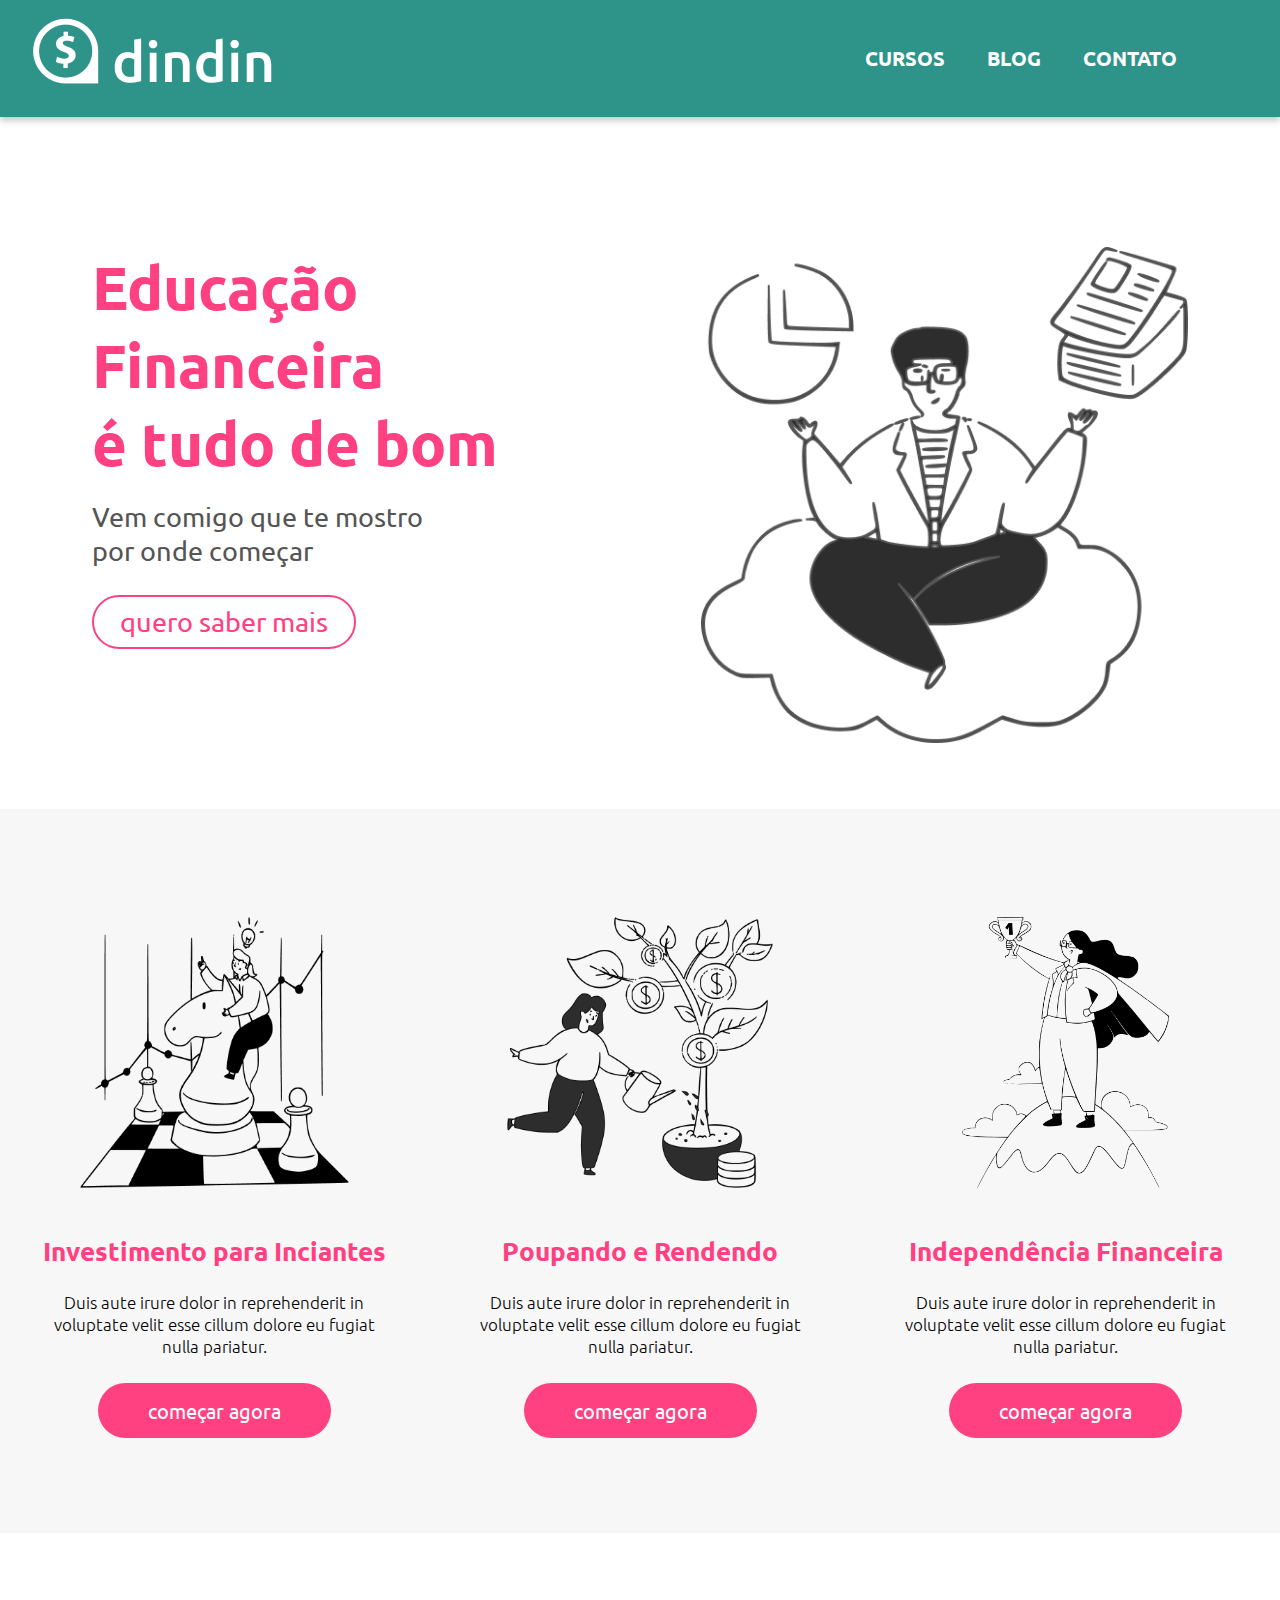
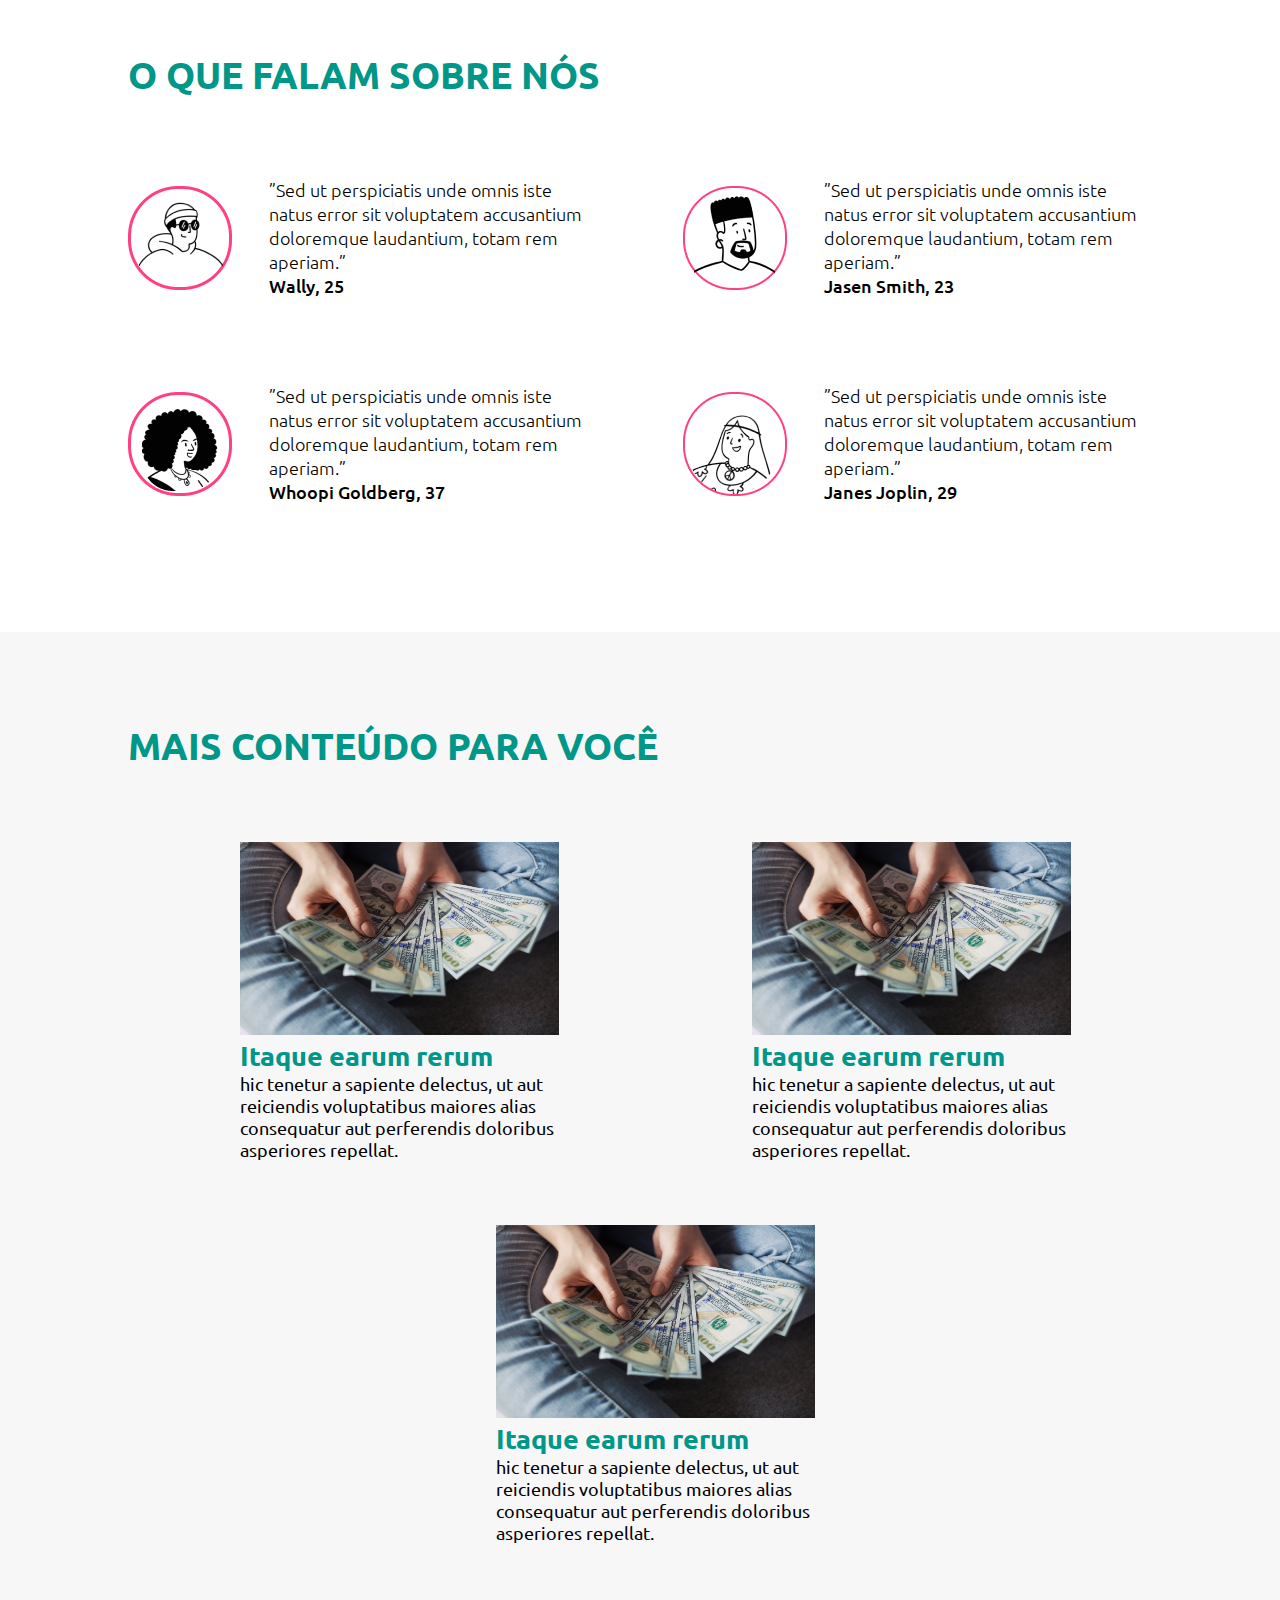
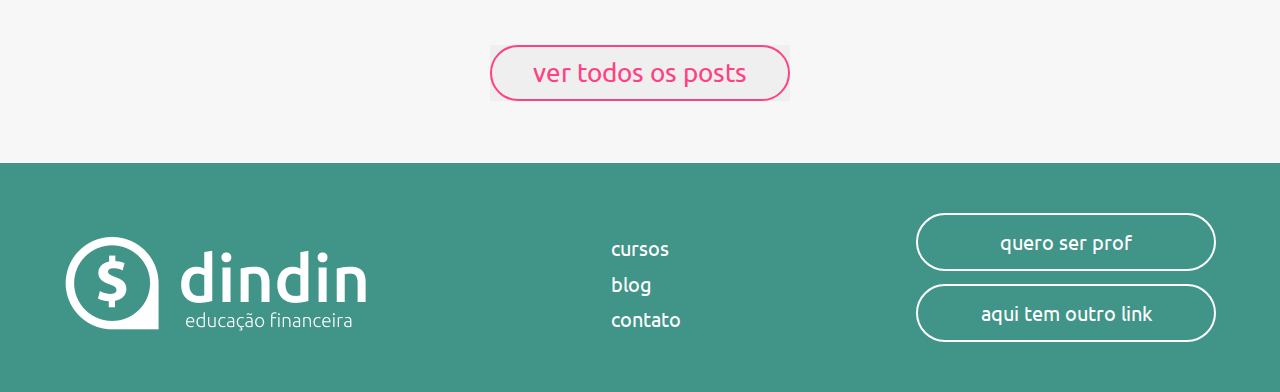
<file: index.html>
<!DOCTYPE html>
<html lang="pt-br">
  <head>
    <meta charset="UTF-8" />
    <meta http-equiv="X-UA-Compatible" content="IE=edge" />
    <meta name="viewport" content="width=device-width, initial-scale=1.0" />
    <link rel="stylesheet" href="styles/index.css">
    <link rel="stylesheet" href="styles/header-footer.css">
    <link rel="preconnect" href="https://fonts.googleapis.com">
    <link rel="preconnect" href="https://fonts.gstatic.com" crossorigin>
    <link href="https://fonts.googleapis.com/css2?family=Ubuntu:wght@300;400;500;700&display=swap" rel="stylesheet">
    <title>dindin</title>
  </head>
  <body>
    <header>
      <a href="index.html"><img src="img/logo-header.png" alt="logo"></a>
      <nav>
        <ul>
          <li><a href="cursos.html">CURSOS</a></li>
          <li><a href="blog.html">BLOG</a></li>
          <li><a href="contato.html">CONTATO</a></li>
        </ul>
      </nav>
    </header>

    <main>

      <section id="banner">
        <div>
          <h1>Educação Financeira <br> é tudo de bom</h1>
          <p>Vem comigo que te mostro por onde começar</p>
          <a href="#">quero saber mais</a>
        </div>
        <img src="img/ilustra-banner.png" alt="">
      </section>

      <section id="courses">
        <div class="course-card">
          <img src="img/ilustra-poupando.png" alt="">
          <h3>Investimento para Inciantes</h3>
          <p>Duis aute irure dolor in reprehenderit in voluptate velit esse cillum dolore eu fugiat nulla pariatur.</p>
          <a href="curso.html">começar agora</a>
        </div>
        <div class="course-card">
          <img src="img/ilustra-investimento.png" alt="">
          <h3>Poupando e Rendendo</h3>
          <p>Duis aute irure dolor in reprehenderit in voluptate velit esse cillum dolore eu fugiat nulla pariatur.</p>
          <a href="#">começar agora</a>
        </div>
        <div class="course-card">
          <img src="img/ilustra-independencia.png" alt="">
          <h3>Independência Financeira</h3>
          <p>Duis aute irure dolor in reprehenderit in voluptate velit esse cillum dolore eu fugiat nulla pariatur.</p>
          <a href="#">começar agora</a>
        </div>
      </section>

      <section id="testimonials">
        <h2>O QUE FALAM SOBRE NÓS</h2>
        <div class="grid">
          <div class="testimonial-card">
            <img src="img/icon-wally.png" alt="">
            <cite>”Sed ut perspiciatis unde omnis iste natus error sit voluptatem accusantium doloremque laudantium, totam rem aperiam.” 
            <br>
            <span>Wally, 25</span>
            </cite>
          </div>
          <div class="testimonial-card">
            <img src="img/icon-jaden.png" alt="">
            <cite>”Sed ut perspiciatis unde omnis iste natus error sit voluptatem accusantium doloremque laudantium, totam rem aperiam.” 
            <br>
            <span>Jasen Smith, 23</span>
            </cite>
          </div>
          <div class="testimonial-card">
            <img src="img/icon-whoopi.png" alt="">
            <cite>”Sed ut perspiciatis unde omnis iste natus error sit voluptatem accusantium doloremque laudantium, totam rem aperiam.” 
            <br>
            <span>Whoopi Goldberg, 37</span>
            </cite>
          </div>
          <div class="testimonial-card">
            <img src="img/icon-jane.png" alt="">
            <cite>”Sed ut perspiciatis unde omnis iste natus error sit voluptatem accusantium doloremque laudantium, totam rem aperiam.” 
            <br>
            <span>Janes Joplin, 29</span>
            </cite>
          </div>
        </div>
      </section>

      <section id="posts">
        <h2>MAIS CONTEÚDO PARA VOCÊ</h2>
        <div id="post-cards">
          <div class="post-card">
            <img src="img/img-posts.jpeg" style="width: 319px;
            height: 193px;" alt="">
            <h3>Itaque earum rerum</h3>
            <p>hic tenetur a sapiente delectus, ut aut reiciendis voluptatibus maiores alias consequatur aut perferendis doloribus asperiores repellat.</p>
          </div>
          <div class="post-card">
            <img src="img/img-posts.jpeg" style="width: 319px;
            height: 193px;" alt="">
            <h3>Itaque earum rerum</h3>
            <p>hic tenetur a sapiente delectus, ut aut reiciendis voluptatibus maiores alias consequatur aut perferendis doloribus asperiores repellat.</p>
          </div>
          <div class="post-card">
            <img src="img/img-posts.jpeg" style="width: 319px;
            height: 193px;" alt="">
            <h3>Itaque earum rerum</h3>
            <p>hic tenetur a sapiente delectus, ut aut reiciendis voluptatibus maiores alias consequatur aut perferendis doloribus asperiores repellat.</p>
          </div>
        </div>
        <button>
          <a href="blog.html">ver todos os posts</a>
        </button>   
      </section>
    </main>

    <footer>
      <img src="img/logo-footer.png" alt="logo">
      <ul>
        <li><a href="cursos.html">cursos</a></li>
        <li><a href="blog.html">blog</a></li>
        <li><a href="contato.html">contato</a></li>
      </ul>
      <div id="links">
        <button>
          <a href="">quero ser prof</a>
        </button>
        <button>
          <a href="">aqui tem outro link</a>
        </button>
      </div>
    </footer>
  </body>
</html>
</file>
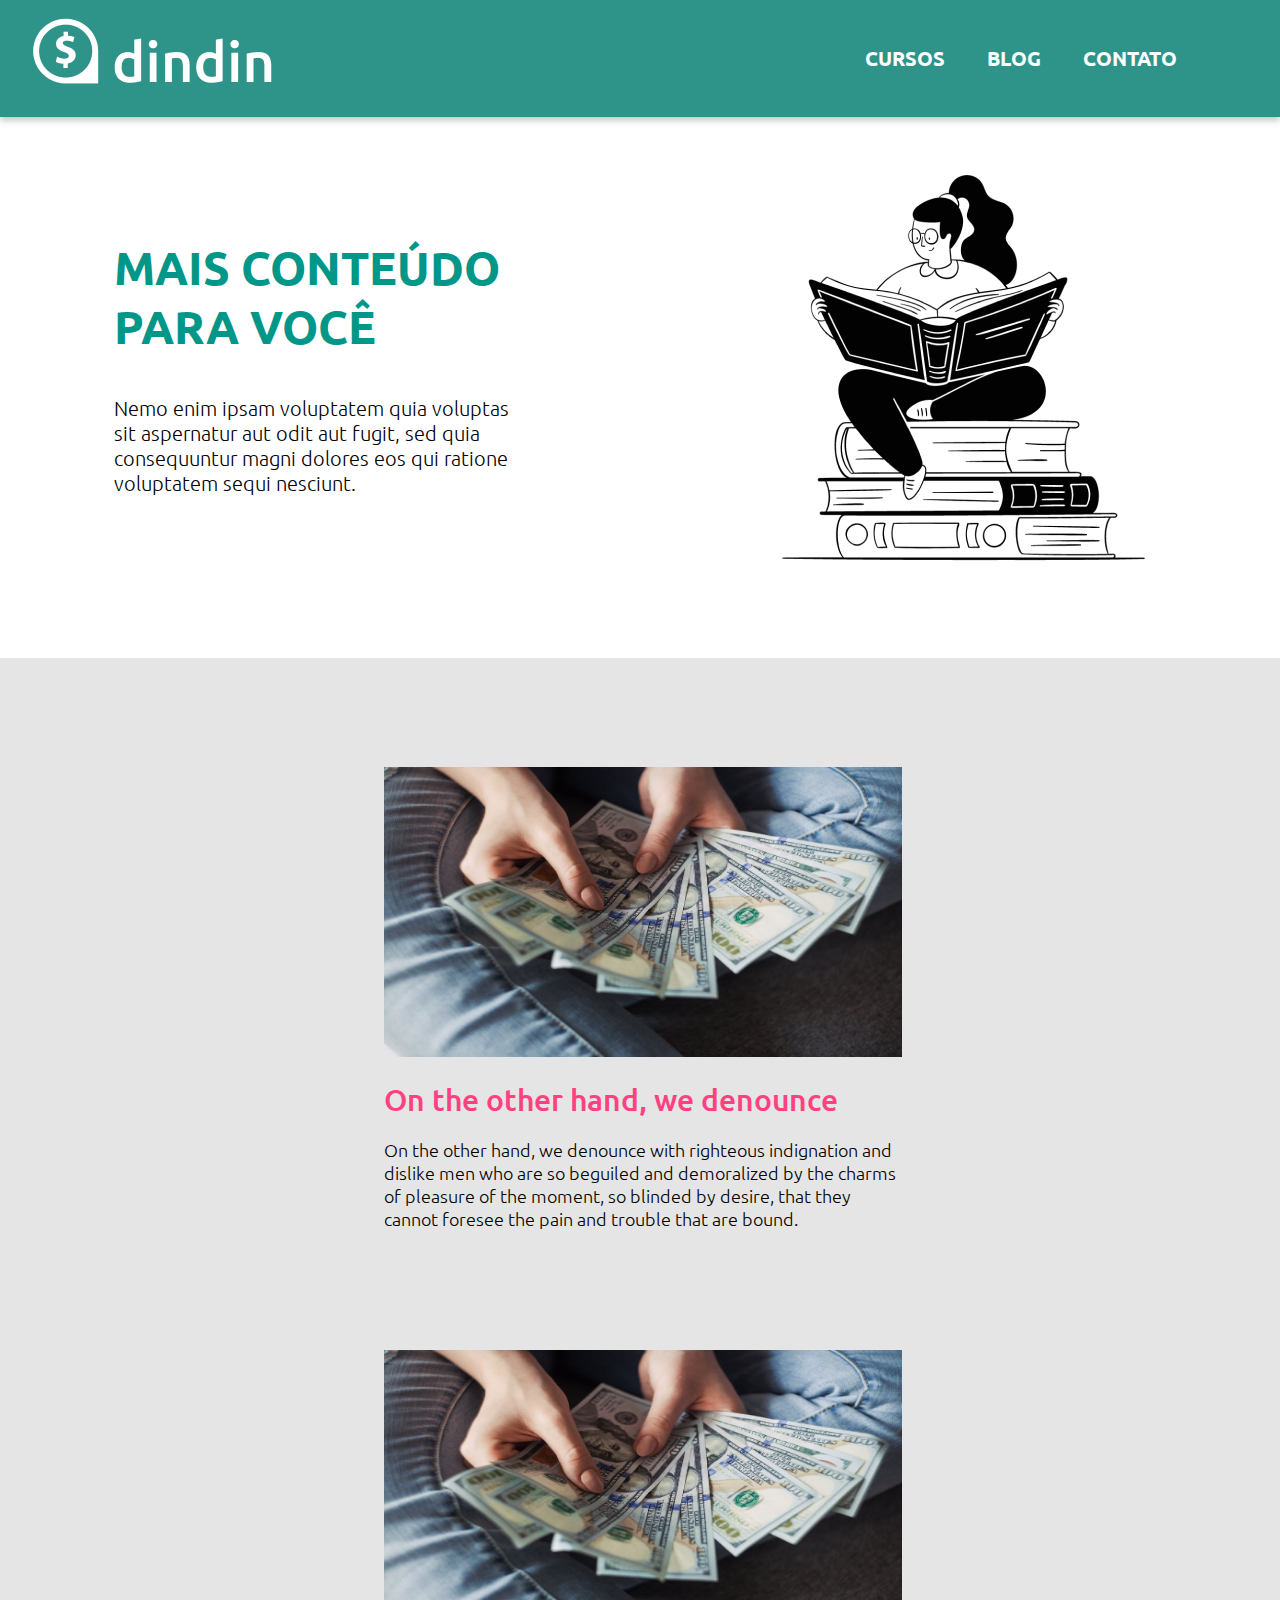
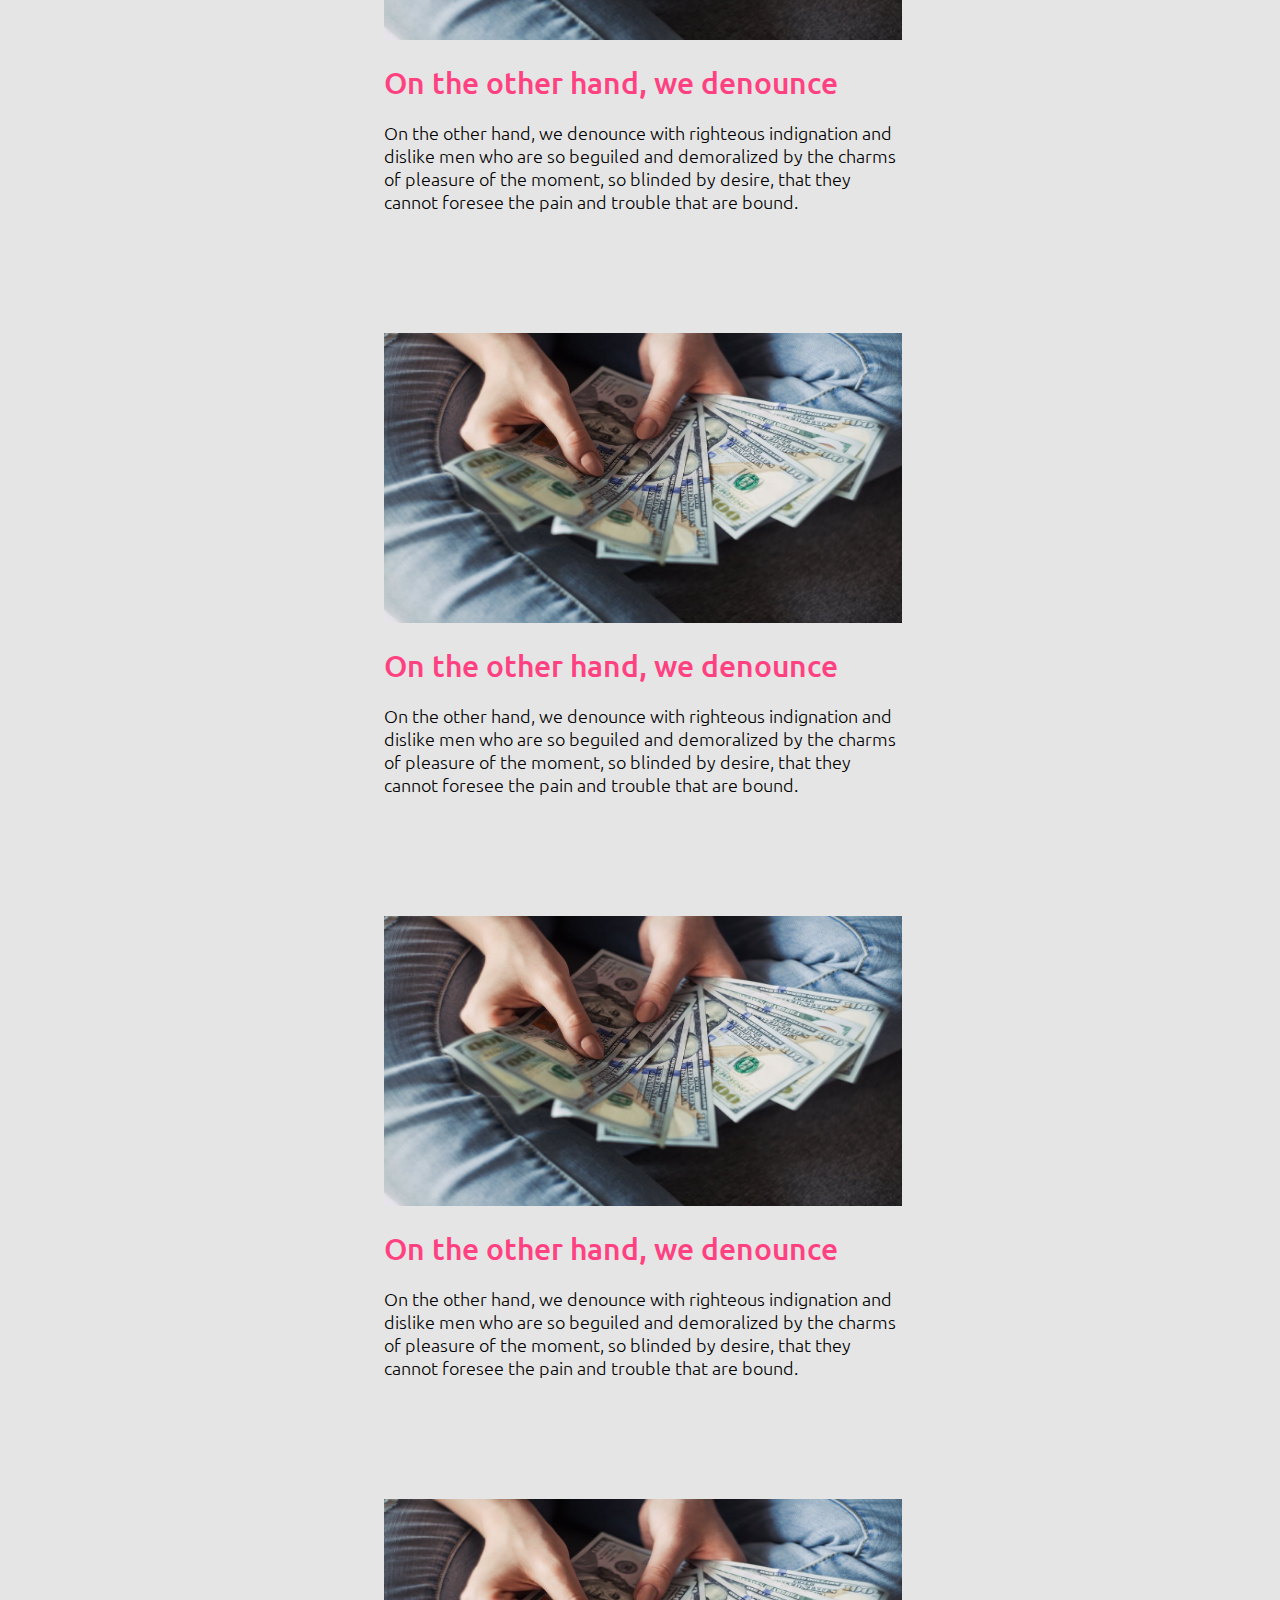
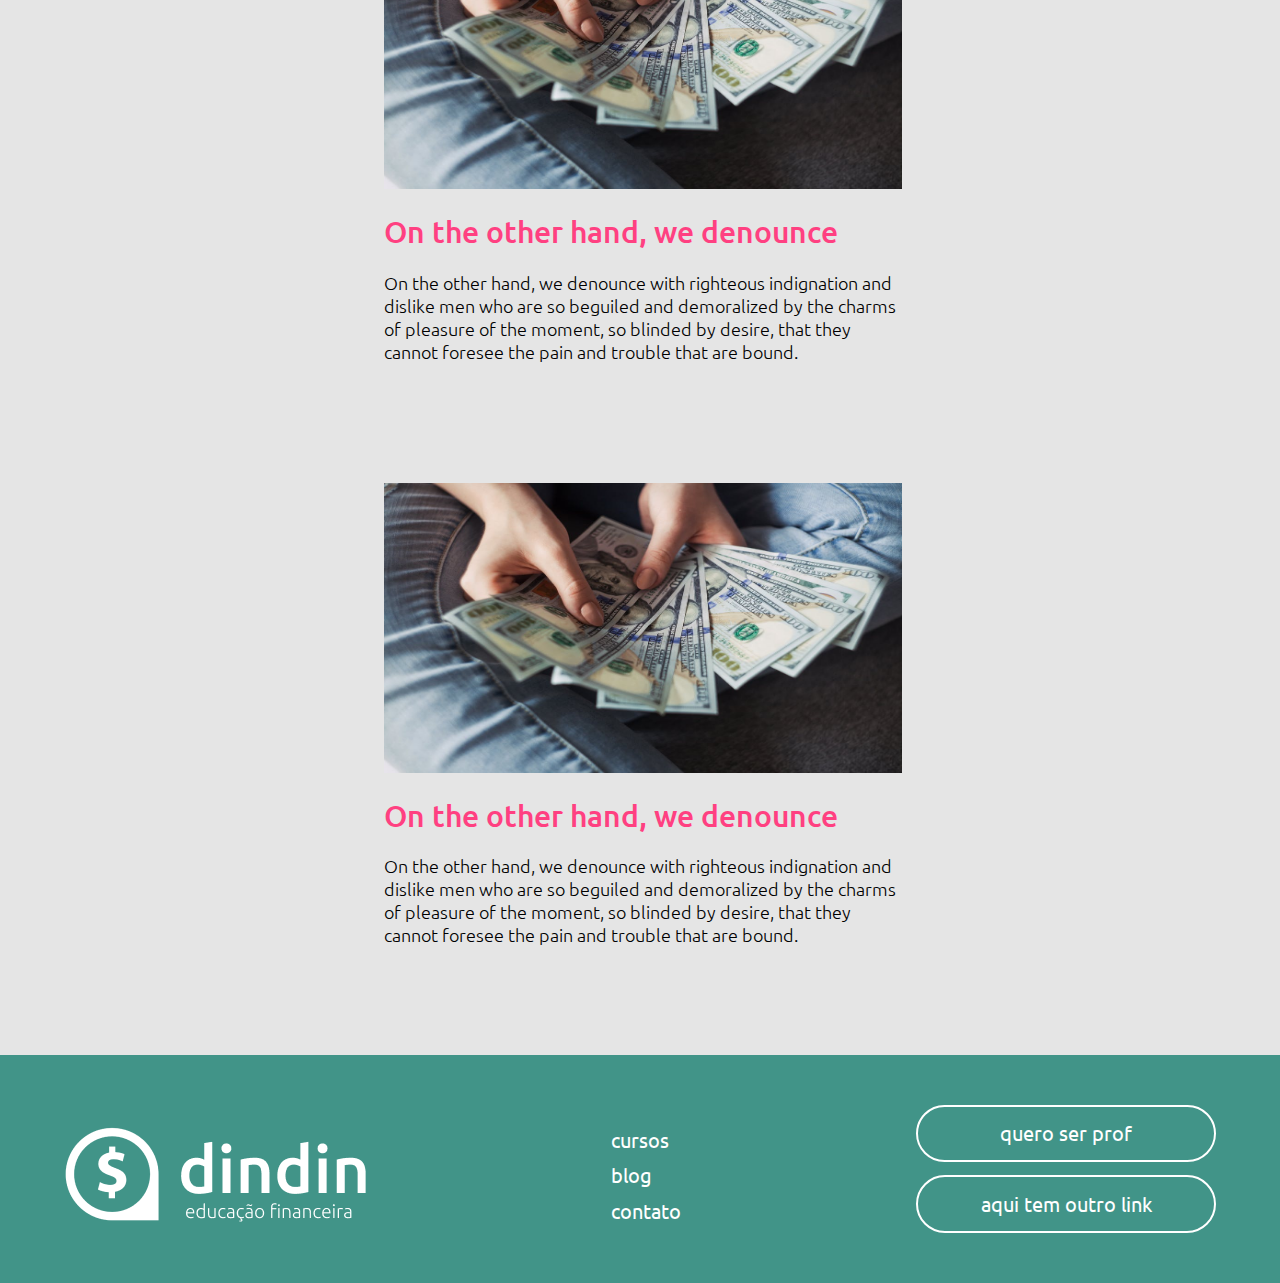
<file: blog.html>
<!DOCTYPE html>
<html lang="pt-br">
  <head>
    <meta charset="UTF-8" />
    <meta http-equiv="X-UA-Compatible" content="IE=edge" />
    <meta name="viewport" content="width=device-width, initial-scale=1.0" />
    <link rel="stylesheet" href="styles/blog.css">
    <link rel="stylesheet" href="styles/header-footer.css">
    <link rel="preconnect" href="https://fonts.googleapis.com">
    <link rel="preconnect" href="https://fonts.gstatic.com" crossorigin>
    <link href="https://fonts.googleapis.com/css2?family=Ubuntu:wght@300;400;500;700&display=swap" rel="stylesheet">
    <title>dindin</title>
  </head>
  <body>
    <header>
      <a href="index.html"><img src="img/logo-header.png" alt="logo"></a>
      <nav>
        <ul>
          <li><a href="cursos.html">CURSOS</a></li>
          <li><a href="blog.html">BLOG</a></li>
          <li><a href="contato.html">CONTATO</a></li>
        </ul>
      </nav>
    </header>

    <main>

      <section id="banner">
        <div>
          <h1>MAIS CONTEÚDO PARA VOCÊ</h1>
          <p>Nemo enim ipsam voluptatem quia voluptas sit aspernatur aut odit aut fugit, sed quia consequuntur magni dolores eos qui ratione voluptatem sequi nesciunt.</p>
        </div>
        <img src="img/ilustra-blog.png" alt="">
      </section>

      <section id="posts-list">
        <div class="post">
          <img src="img/img-posts.jpeg" style="width: 518px; height: 290px;" alt="">
          <h2><a href="post.html">On the other hand, we denounce</a></h2>
          <p>On the other hand, we denounce with righteous indignation and dislike men who are so beguiled and demoralized by the charms of pleasure of the moment, so blinded by desire, that they cannot foresee the pain and trouble that are bound.</p>
        </div>
        <div class="post">
          <img src="img/img-posts.jpeg" style="width: 518px; height: 290px;" alt="">
          <h2><a href="post.html">On the other hand, we denounce</a></h2>
          <p>On the other hand, we denounce with righteous indignation and dislike men who are so beguiled and demoralized by the charms of pleasure of the moment, so blinded by desire, that they cannot foresee the pain and trouble that are bound.</p>
        </div>
        <div class="post">
          <img src="img/img-posts.jpeg" style="width: 518px; height: 290px;" alt="">
          <h2><a href="post.html">On the other hand, we denounce</a></h2>
          <p>On the other hand, we denounce with righteous indignation and dislike men who are so beguiled and demoralized by the charms of pleasure of the moment, so blinded by desire, that they cannot foresee the pain and trouble that are bound.</p>
        </div>
        <div class="post">
          <img src="img/img-posts.jpeg" style="width: 518px; height: 290px;" alt="">
          <h2><a href="post.html">On the other hand, we denounce</a></h2>
          <p>On the other hand, we denounce with righteous indignation and dislike men who are so beguiled and demoralized by the charms of pleasure of the moment, so blinded by desire, that they cannot foresee the pain and trouble that are bound.</p>
        </div>
        <div class="post">
          <img src="img/img-posts.jpeg" style="width: 518px; height: 290px;" alt="">
          <h2><a href="post.html">On the other hand, we denounce</a></h2>
          <p>On the other hand, we denounce with righteous indignation and dislike men who are so beguiled and demoralized by the charms of pleasure of the moment, so blinded by desire, that they cannot foresee the pain and trouble that are bound.</p>
        </div>
        <div class="post">
          <img src="img/img-posts.jpeg" style="width: 518px; height: 290px;" alt="">
          <h2><a href="post.html">On the other hand, we denounce</a></h2>
          <p>On the other hand, we denounce with righteous indignation and dislike men who are so beguiled and demoralized by the charms of pleasure of the moment, so blinded by desire, that they cannot foresee the pain and trouble that are bound.</p>
        </div>
      </section>
    </main>

    <footer>
      <img src="img/logo-footer.png" alt="logo">
      <ul>
        <li><a href="cursos.html">cursos</a></li>
        <li><a href="blog.html">blog</a></li>
        <li><a href="contato.html">contato</a></li>
      </ul>
      <div id="links">
        <button>
          <a href="">quero ser prof</a>
        </button>
        <button>
          <a href="">aqui tem outro link</a>
        </button>
      </div>
    </footer>
  </body>
</html>
</file>
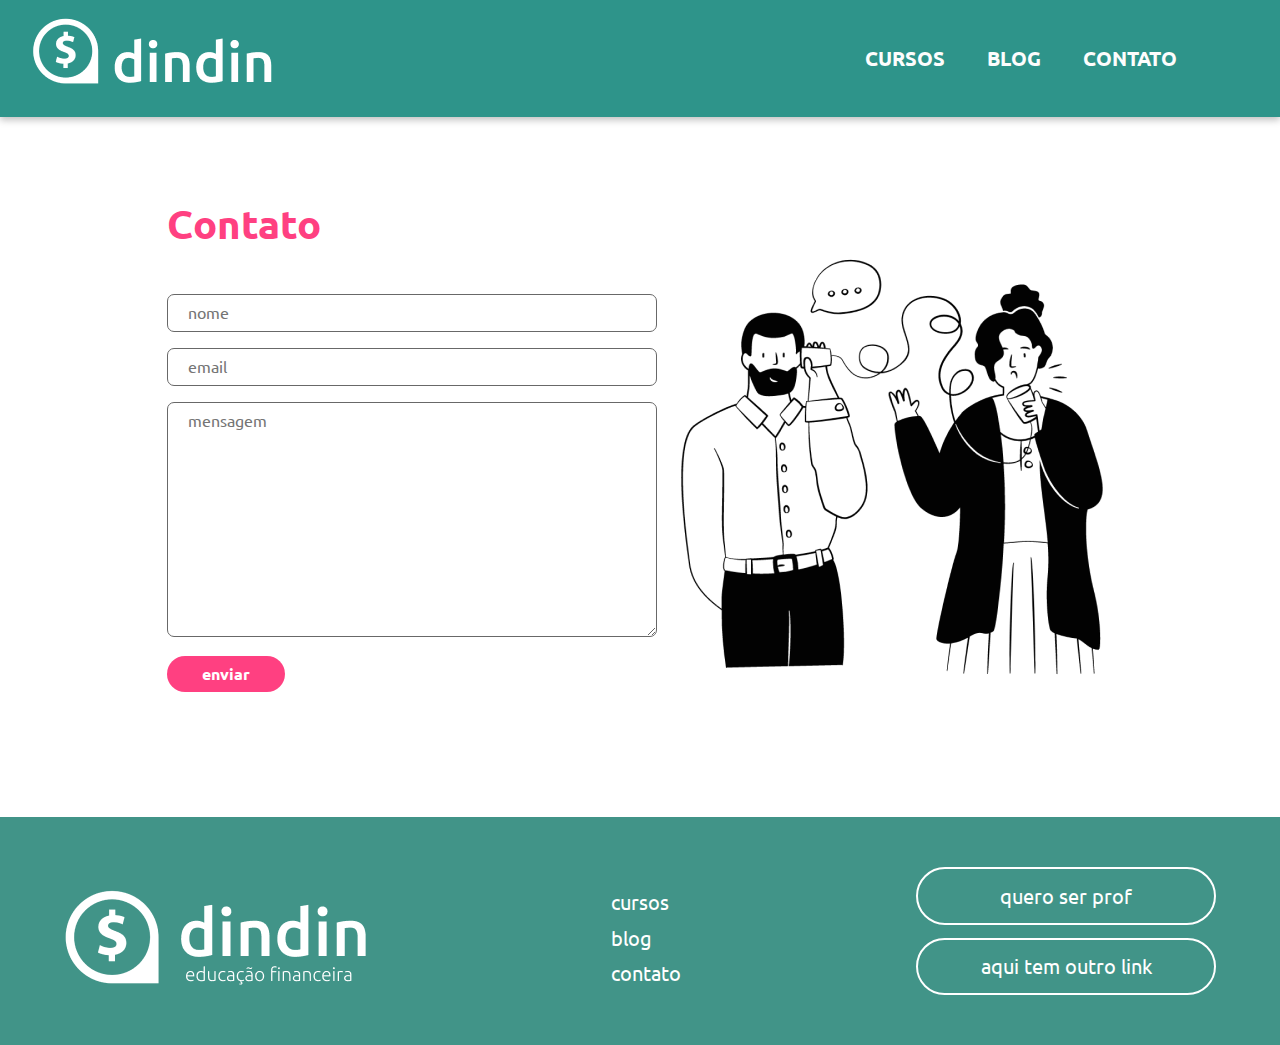
<file: contato.html>
<!DOCTYPE html>
<html lang="pt-br">
  <head>
    <meta charset="UTF-8" />
    <meta http-equiv="X-UA-Compatible" content="IE=edge" />
    <meta name="viewport" content="width=device-width, initial-scale=1.0" />
    <link rel="stylesheet" href="styles/contato.css" />
    <link rel="stylesheet" href="styles/header-footer.css" />
    <link rel="preconnect" href="https://fonts.googleapis.com" />
    <link rel="preconnect" href="https://fonts.gstatic.com" crossorigin />
    <link
      href="https://fonts.googleapis.com/css2?family=Ubuntu:wght@300;400;500;700&display=swap"
      rel="stylesheet"
    />
    <title>dindin</title>
  </head>
  <body>
    <header>
      <a href="index.html"><img src="img/logo-header.png" alt="logo" /></a>
      <nav>
        <ul>
          <li><a href="cursos.html">CURSOS</a></li>
          <li><a href="blog.html">BLOG</a></li>
          <li><a href="contato.html">CONTATO</a></li>
        </ul>
      </nav>
    </header>

    <main>
      <section>
        <form action="">
          <h1>Contato</h1>
          <input
            type="text"
            name="name"
            id="name"
            style="width: 490px"
            placeholder="nome"
          />
          <input
            type="email"
            name="email"
            id="email"
            style="width: 490px"
            placeholder="email"
          />
          <textarea
            name="message"
            id="message"
            style="width: 490px"
            rows="10"
            placeholder="mensagem"
          ></textarea>
          <input type="button" value="enviar" id="btn" />
        </form>
        <img src="img/ilustra-contato.png" alt="" />
      </section>
    </main>

    <footer>
      <img src="img/logo-footer.png" alt="logo" />
      <ul>
        <li><a href="cursos.html">cursos</a></li>
        <li><a href="blog.html">blog</a></li>
        <li><a href="contato.html">contato</a></li>
      </ul>
      <div id="links">
        <button>
          <a href="">quero ser prof</a>
        </button>
        <button>
          <a href="">aqui tem outro link</a>
        </button>
      </div>
    </footer>
  </body>
</html>
</file>
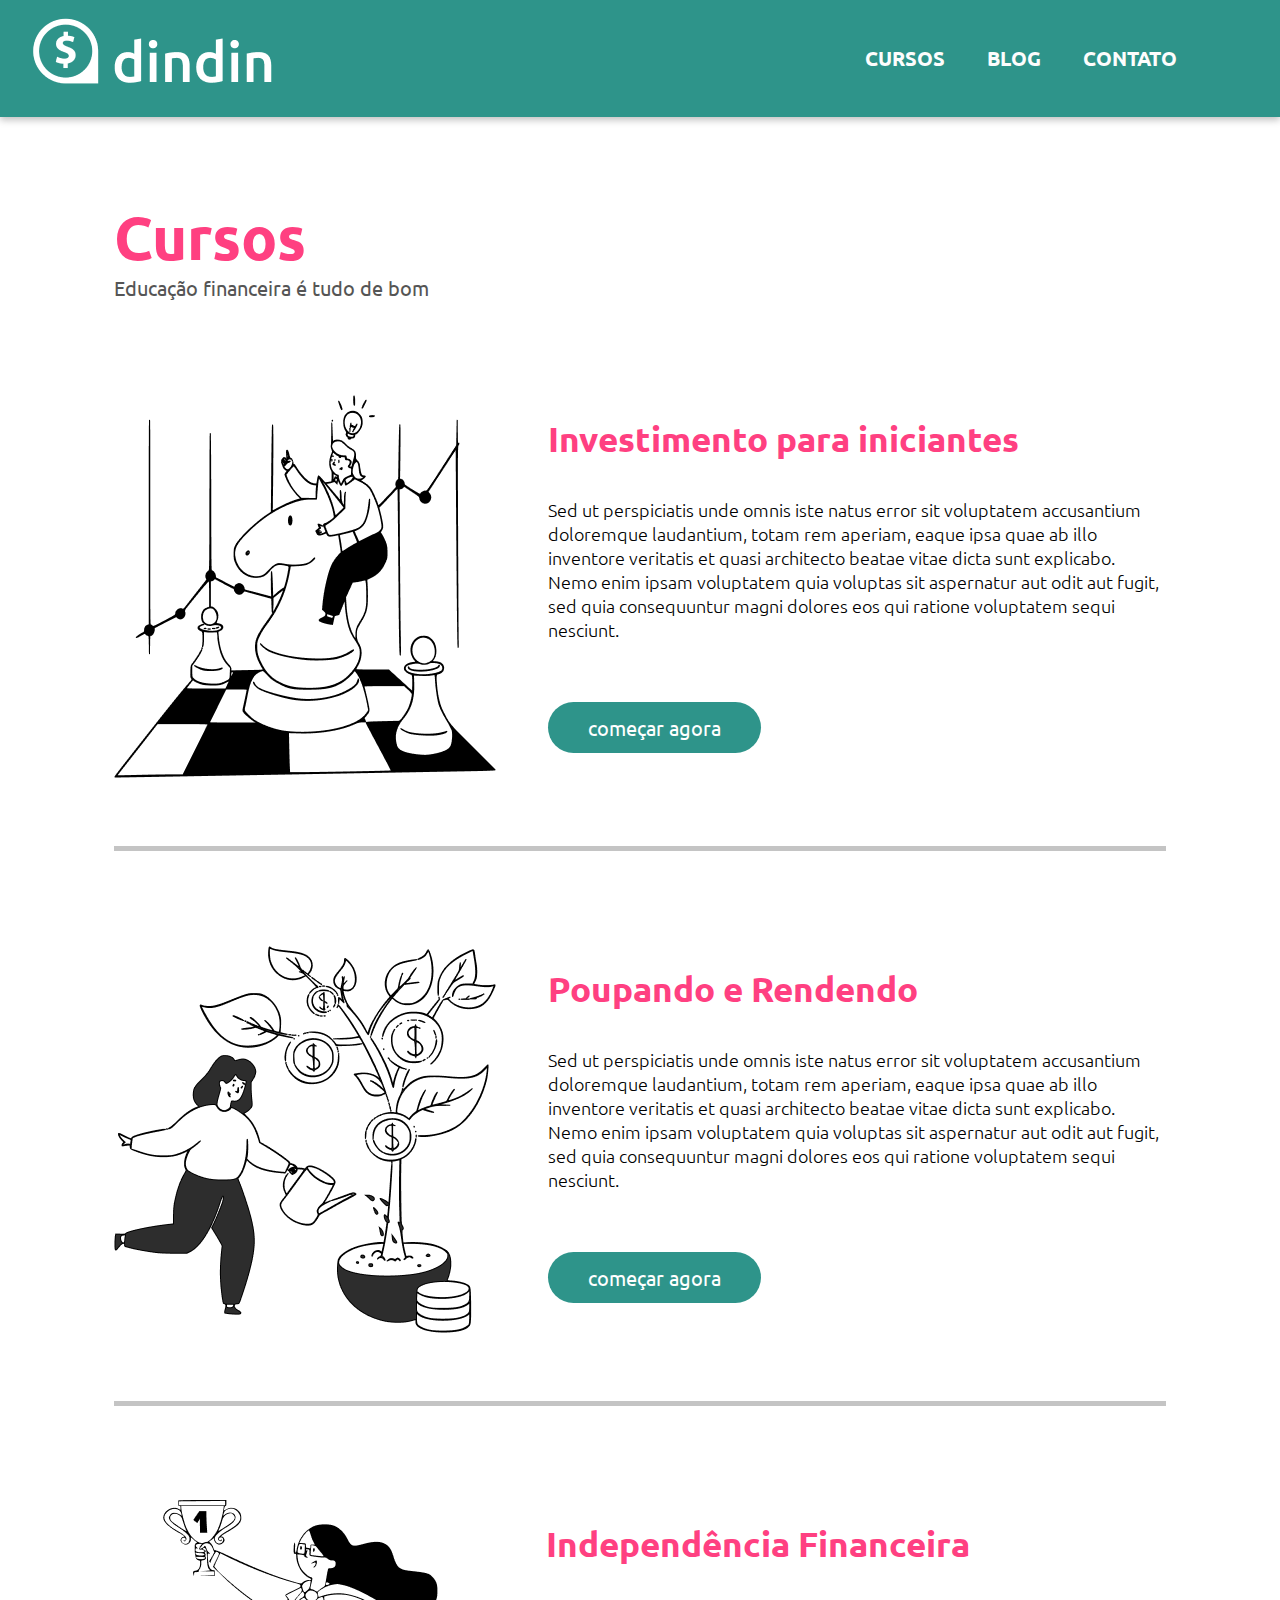
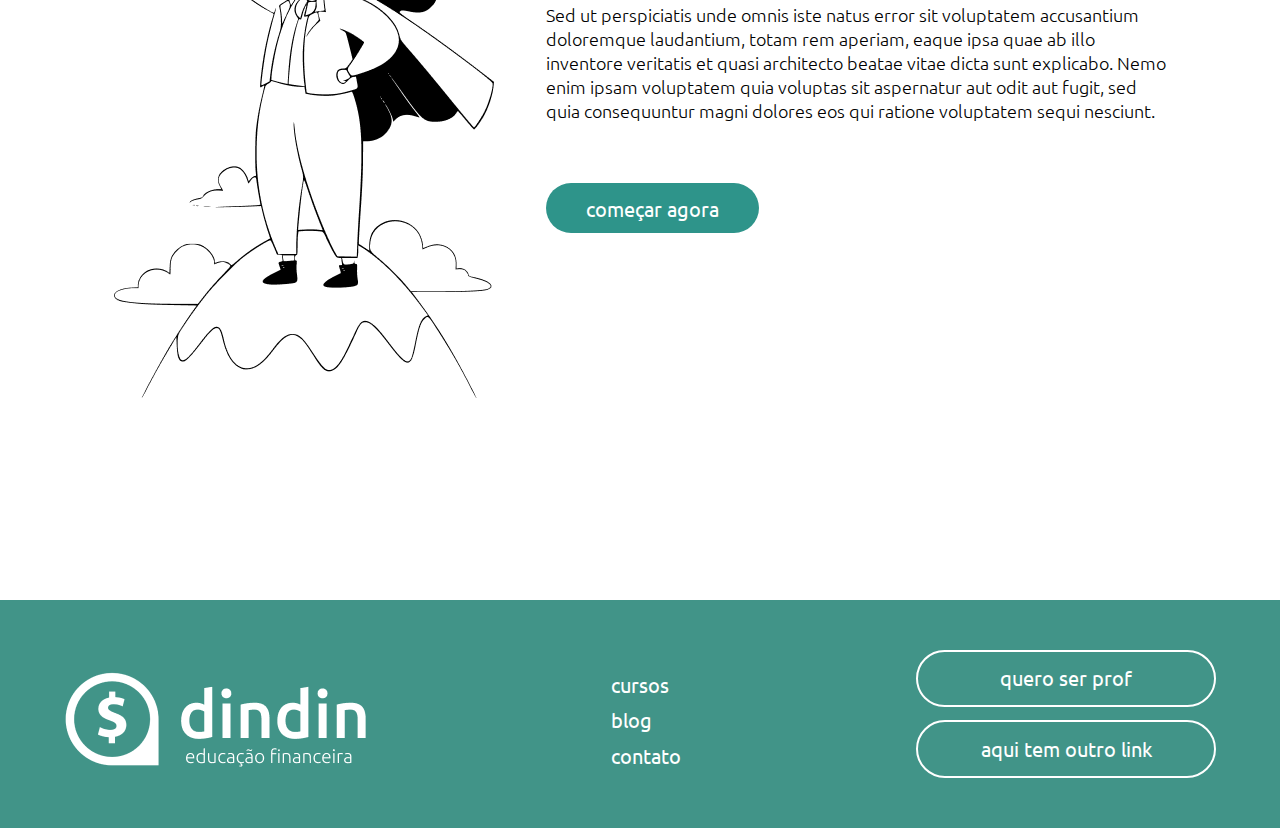
<file: cursos.html>
<!DOCTYPE html>
<html lang="pt-br">
  <head>
    <meta charset="UTF-8" />
    <meta http-equiv="X-UA-Compatible" content="IE=edge" />
    <meta name="viewport" content="width=device-width, initial-scale=1.0" />
    <link rel="stylesheet" href="styles/cursos.css">
    <link rel="stylesheet" href="styles/header-footer.css">
    <link rel="preconnect" href="https://fonts.googleapis.com">
    <link rel="preconnect" href="https://fonts.gstatic.com" crossorigin>
    <link href="https://fonts.googleapis.com/css2?family=Ubuntu:wght@300;400;500;700&display=swap" rel="stylesheet">
    <title>dindin</title>
  </head>
  <body>
    <header>
      <a href="index.html"><img src="img/logo-header.png" alt="logo"></a>
      <nav>
        <ul>
          <li><a href="cursos.html">CURSOS</a></li>
          <li><a href="blog.html">BLOG</a></li>
          <li><a href="contato.html">CONTATO</a></li>
        </ul>
      </nav>
    </header>

    <main>

      <section id="title">
        <h1>Cursos</h1>
        <p>Educação financeira é tudo de bom</p>
      </section>

      <section class="course">
        <img src="img/ilustra-poupando.png" alt="">
        <div class="infos-course">
          <h2>Investimento para iniciantes</h2>
          <p>Sed ut perspiciatis unde omnis iste natus error sit voluptatem accusantium doloremque laudantium, totam rem aperiam, eaque ipsa quae ab illo inventore veritatis et quasi architecto beatae vitae dicta sunt explicabo. Nemo enim ipsam voluptatem quia voluptas sit aspernatur aut odit aut fugit, sed quia consequuntur magni dolores eos qui ratione voluptatem sequi nesciunt. </p>
          <a href="curso.html">começar agora</a>
        </div>
      </section>

      <section class="course">
        <img src="img/ilustra-investimento.png" alt="">
        <div class="infos-course">
          <h2>Poupando e Rendendo</h2>
          <p>Sed ut perspiciatis unde omnis iste natus error sit voluptatem accusantium doloremque laudantium, totam rem aperiam, eaque ipsa quae ab illo inventore veritatis et quasi architecto beatae vitae dicta sunt explicabo. Nemo enim ipsam voluptatem quia voluptas sit aspernatur aut odit aut fugit, sed quia consequuntur magni dolores eos qui ratione voluptatem sequi nesciunt. </p>
          <a href="">começar agora</a>
        </div>
      </section>

      <section class="course" style="border:none; padding-bottom: 0">
        <img src="img/ilustra-independencia.png" alt="">
        <div class="infos-course">
          <h2>Independência Financeira</h2>
          <p>Sed ut perspiciatis unde omnis iste natus error sit voluptatem accusantium doloremque laudantium, totam rem aperiam, eaque ipsa quae ab illo inventore veritatis et quasi architecto beatae vitae dicta sunt explicabo. Nemo enim ipsam voluptatem quia voluptas sit aspernatur aut odit aut fugit, sed quia consequuntur magni dolores eos qui ratione voluptatem sequi nesciunt. </p>
          <a href="">começar agora</a>
        </div>
      </section>

    </main>

    <footer>
      <img src="img/logo-footer.png" alt="logo">
      <ul>
        <li><a href="cursos.html">cursos</a></li>
        <li><a href="blog.html">blog</a></li>
        <li><a href="contato.html">contato</a></li>
      </ul>
      <div id="links">
        <button>
          <a href="#">quero ser prof</a>
        </button>
        <button>
          <a href="#">aqui tem outro link</a>
        </button>
        
      </div>
    </footer>
  </body>
</html>
</file>
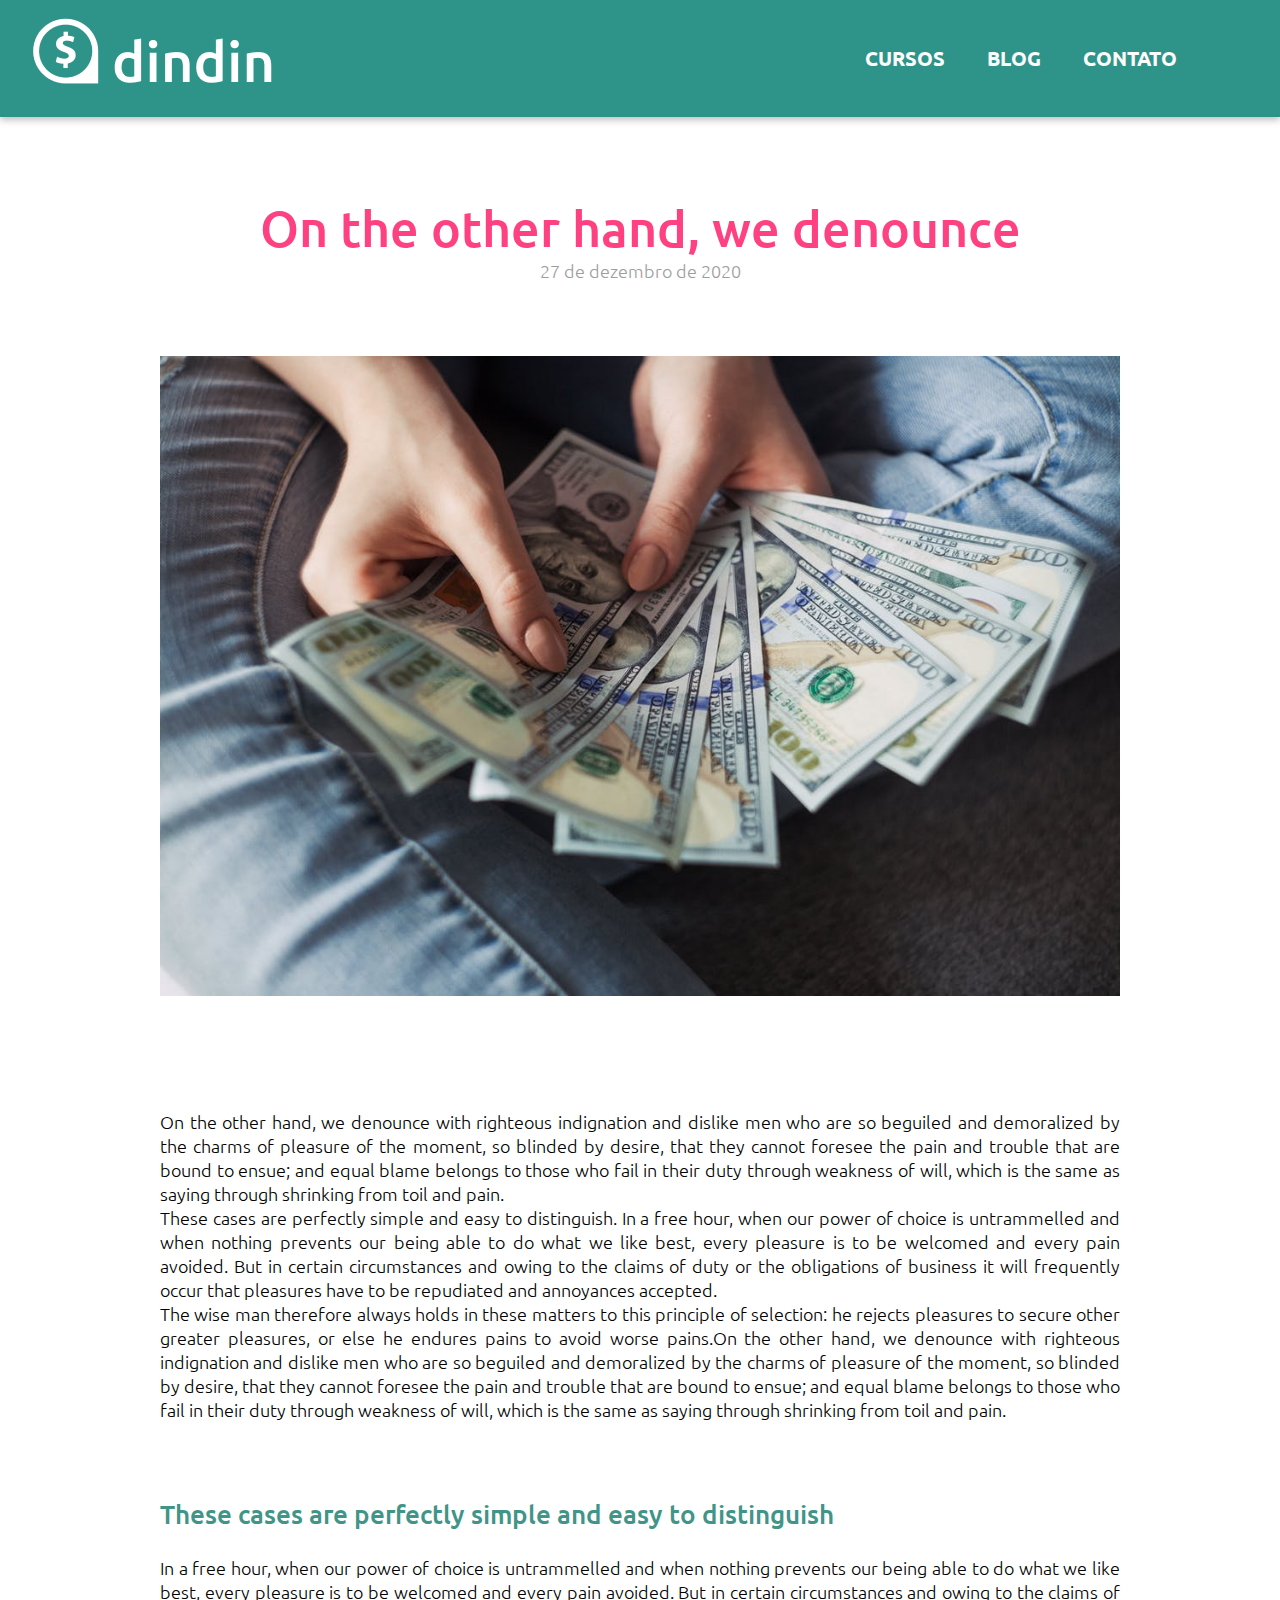
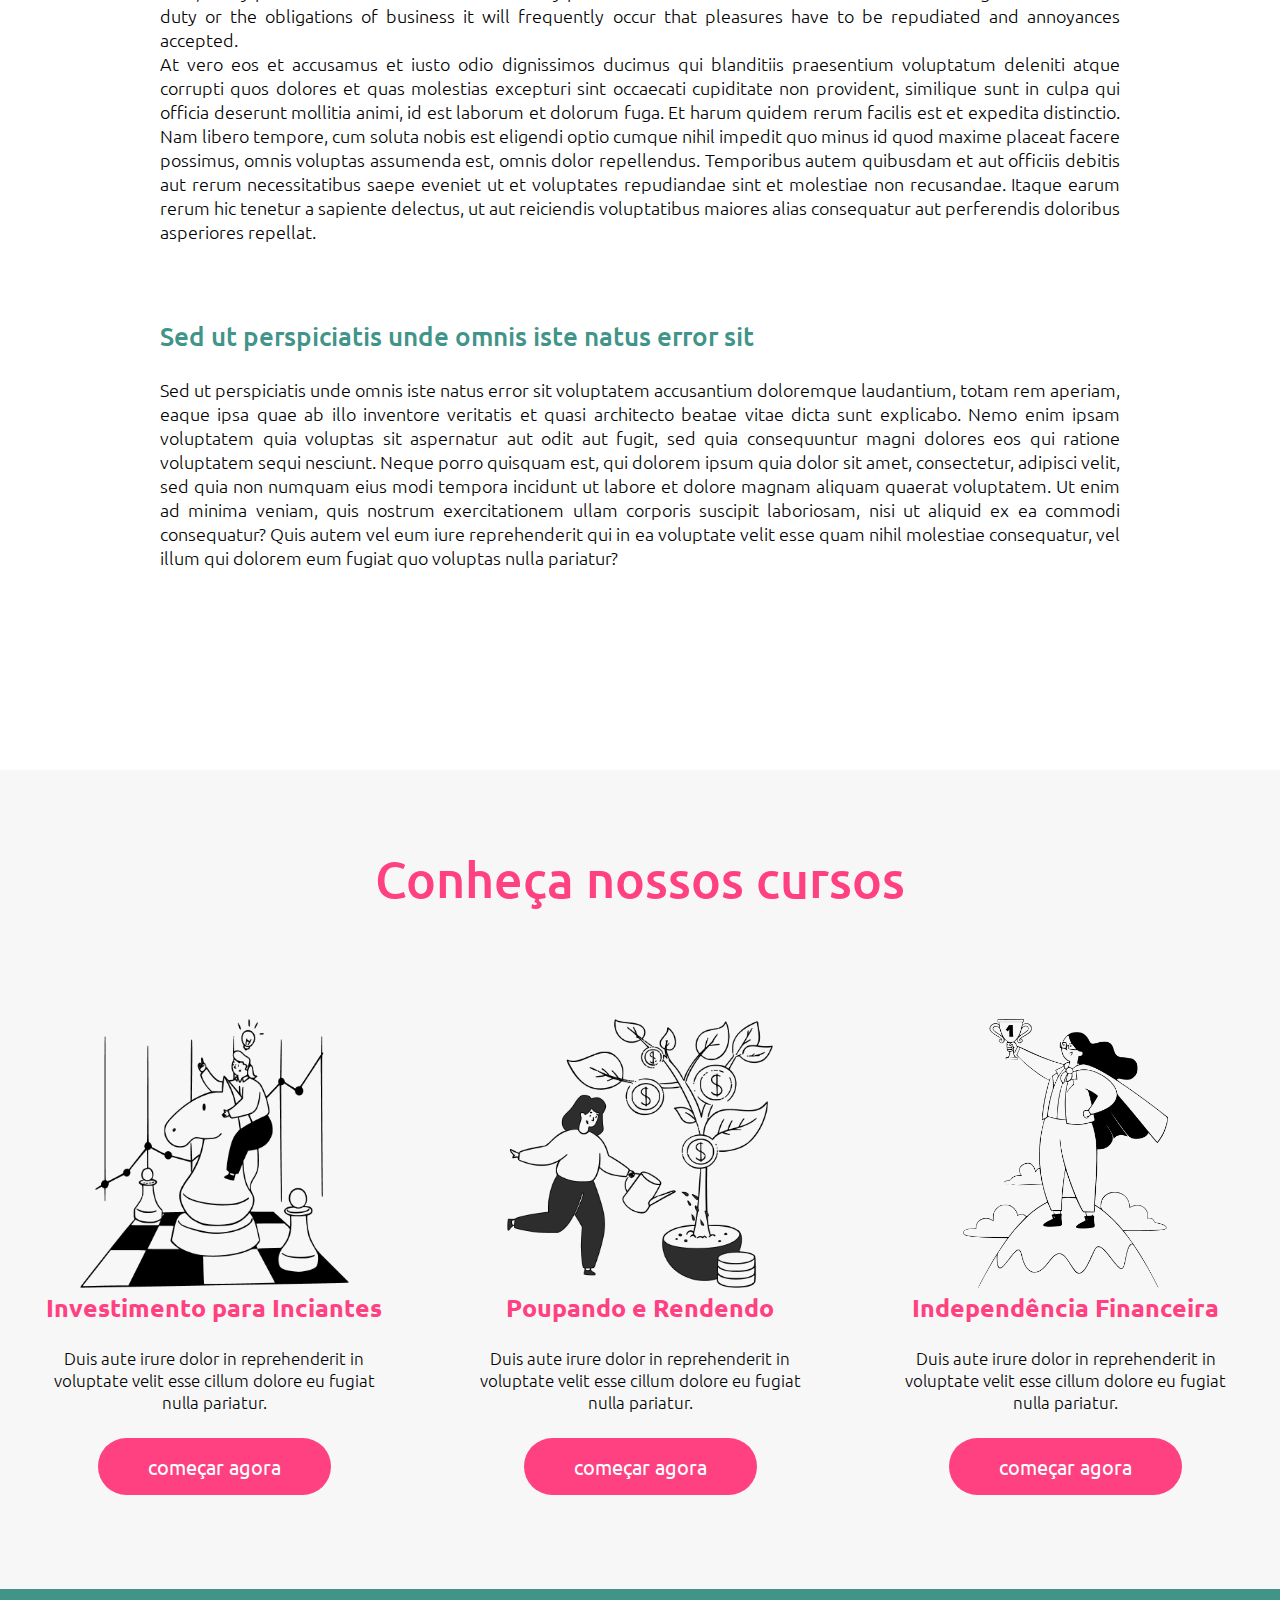
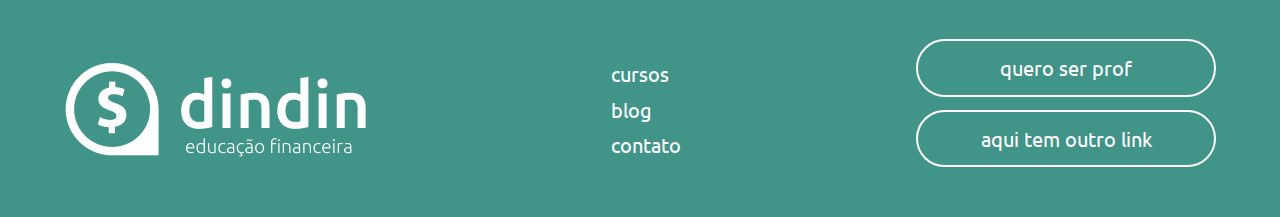
<file: post.html>
<!DOCTYPE html>
<html lang="pt-br">
  <head>
    <meta charset="UTF-8" />
    <meta http-equiv="X-UA-Compatible" content="IE=edge" />
    <meta name="viewport" content="width=device-width, initial-scale=1.0" />
    <link rel="stylesheet" href="styles/post.css">
    <link rel="stylesheet" href="styles/header-footer.css">
    <link rel="preconnect" href="https://fonts.googleapis.com">
    <link rel="preconnect" href="https://fonts.gstatic.com" crossorigin>
    <link href="https://fonts.googleapis.com/css2?family=Ubuntu:wght@300;400;500;700&display=swap" rel="stylesheet">
    <title>dindin</title>
  </head>
  <body>
    <header>
      <a href="index.html"><img src="img/logo-header.png" alt="logo"></a>
      <nav>
        <ul>
          <li><a href="cursos.html">CURSOS</a></li>
          <li><a href="blog.html">BLOG</a></li>
          <li><a href="contato.html">CONTATO</a></li>
        </ul>
      </nav>
    </header>

    <main>
      <section id="post">
        <h1>On the other hand, we denounce</h1>
        <p id="date">27 de dezembro de 2020</p>
        <img src="img/img-posts.jpeg" alt="">
          <article>
            <p>On the other hand, we denounce with righteous indignation and dislike men who are so beguiled and demoralized by the charms of pleasure of the moment, so blinded by desire, that they cannot foresee the pain and trouble that are bound to ensue; and equal blame belongs to those who fail in their duty through weakness of will, which is the same as saying through shrinking from toil and pain. </p>
            <p>These cases are perfectly simple and easy to distinguish. In a free hour, when our power of choice is untrammelled and when nothing prevents our being able to do what we like best, every pleasure is to be welcomed and every pain avoided. But in certain circumstances and owing to the claims of duty or the obligations of business it will frequently occur that pleasures have to be repudiated and annoyances accepted.</p>
            <p>The wise man therefore always holds in these matters to this principle of selection: he rejects pleasures to secure other greater pleasures, or else he endures pains to avoid worse pains.On the other hand, we denounce with righteous indignation and dislike men who are so beguiled and demoralized by the charms of pleasure of the moment, so blinded by desire, that they cannot foresee the pain and trouble that are bound to ensue; and equal blame belongs to those who fail in their duty through weakness of will, which is the same as saying through shrinking from toil and pain. </p>

            <h2>These cases are perfectly simple and easy to distinguish</h2>

            <p>In a free hour, when our power of choice is untrammelled and when nothing prevents our being able to do what we like best, every pleasure is to be welcomed and every pain avoided. But in certain circumstances and owing to the claims of duty or the obligations of business it will frequently occur that pleasures have to be repudiated and annoyances accepted.</p>
            <p>At vero eos et accusamus et iusto odio dignissimos ducimus qui blanditiis praesentium voluptatum deleniti atque corrupti quos dolores et quas molestias excepturi sint occaecati cupiditate non provident, similique sunt in culpa qui officia deserunt mollitia animi, id est laborum et dolorum fuga. Et harum quidem rerum facilis est et expedita distinctio. Nam libero tempore, cum soluta nobis est eligendi optio cumque nihil impedit quo minus id quod maxime placeat facere possimus, omnis voluptas assumenda est, omnis dolor repellendus. Temporibus autem quibusdam et aut officiis debitis aut rerum necessitatibus saepe eveniet ut et voluptates repudiandae sint et molestiae non recusandae. Itaque earum rerum hic tenetur a sapiente delectus, ut aut reiciendis voluptatibus maiores alias consequatur aut perferendis doloribus asperiores repellat.
            </p>

            <h2>Sed ut perspiciatis unde omnis iste natus error sit</h2>

            <p>Sed ut perspiciatis unde omnis iste natus error sit voluptatem accusantium doloremque laudantium, totam rem aperiam, eaque ipsa quae ab illo inventore veritatis et quasi architecto beatae vitae dicta sunt explicabo. Nemo enim ipsam voluptatem quia voluptas sit aspernatur aut odit aut fugit, sed quia consequuntur magni dolores eos qui ratione voluptatem sequi nesciunt. Neque porro quisquam est, qui dolorem ipsum quia dolor sit amet, consectetur, adipisci velit, sed quia non numquam eius modi tempora incidunt ut labore et dolore magnam aliquam quaerat voluptatem. Ut enim ad minima veniam, quis nostrum exercitationem ullam corporis suscipit laboriosam, nisi ut aliquid ex ea commodi consequatur? Quis autem vel eum iure reprehenderit qui in ea voluptate velit esse quam nihil molestiae consequatur, vel illum qui dolorem eum fugiat quo voluptas nulla pariatur?</p>
          </article>  
      </section>

      <section id="courses">
        <h2>Conheça nossos cursos</h2>
        <div id="courses-cards">
          <div class="course-card">
            <img src="img/ilustra-poupando.png" alt="">
            <h3>Investimento para Inciantes</h3>
            <p>Duis aute irure dolor in reprehenderit in voluptate velit esse cillum dolore eu fugiat nulla pariatur.</p>
            <a href="curso.html">começar agora</a>
          </div>
          <div class="course-card">
            <img src="img/ilustra-investimento.png" alt="">
            <h3>Poupando e Rendendo</h3>
            <p>Duis aute irure dolor in reprehenderit in voluptate velit esse cillum dolore eu fugiat nulla pariatur.</p>
            <a href="">começar agora</a>
          </div>
          <div class="course-card">
            <img src="img/ilustra-independencia.png" alt="">
            <h3>Independência Financeira</h3>
            <p>Duis aute irure dolor in reprehenderit in voluptate velit esse cillum dolore eu fugiat nulla pariatur.</p>
            <a href="">começar agora</a>
          </div>
        </div>
      </section>
    </main>

    <footer>
      <img src="img/logo-footer.png" alt="logo">
      <ul>
        <li><a href="cursos.html">cursos</a></li>
        <li><a href="blog.html">blog</a></li>
        <li><a href="contato.html">contato</a></li>
      </ul>
      <div id="links">
        <button>
          <a href="">quero ser prof</a>
        </button>
        <button>
          <a href="">aqui tem outro link</a>
        </button>
      </div>
    </footer>
  </body>
</html>
</file>
<file: styles/index.css>
* {
  margin: 0;
  padding: 0;
  box-sizing: border-box;
  font-family: 'Ubuntu', sans-serif;
}

/***** BANNER SECTION *****/

#banner {
  display: flex;
  flex-wrap: wrap;
  justify-content: space-evenly;
  padding: 8.12rem 2rem 0;
}

#banner div {
  margin: 0 auto 4rem;
}

#banner h1 {
  width: 30.5rem;
  font-weight: 700;
  font-size: 3.75rem;
  color: #FF4081;
  margin-bottom: 1.19rem;
}

#banner p {
  width: 23.12rem;
  margin-bottom: 2.34rem;
  color: #555555;
  font-weight: 400;
  font-size: 1.7rem;
}

#banner a {
  font-weight: 400;
  font-size: 1.7rem;
  color: #FF4081;
  text-decoration: none;
  border: 2px solid #FF4081;
  border-radius: 62px;
  padding: .53rem 1.62rem;
}

#banner img {
  max-width: 40%;
  margin: 0 auto 4.12rem;
}

/***** COURSES SECTION *****/

#courses {
  display: flex;
  flex-wrap: wrap;
  justify-content: space-evenly;
  text-align: center;
  background-color: #F7F7F7;
}

.course-card {
  max-width: 21.5rem;
  margin: 6.8rem 2.44rem;
}

.course-card img {
  height: 16.9rem;
  margin-bottom: 2.7rem;
}

.course-card h3 {
  font-weight: 700;
  font-size: 1.6rem;
  text-align: center;
  color: #FF4081;
  margin-bottom: 1.44rem;
}

.course-card p {
  font-weight: 300;
  font-size: 1.06rem;
  color: #000;
  text-align: center;
  margin-bottom: 2.56rem;
}

.course-card a {
  font-weight: 400;
  font-size: 1.25rem;
  text-align: center;
  text-decoration: none;
  color: #fff;
  background-color: #FF4081;
  padding: .94rem 3.125rem;
  border-radius: 62px;
}

/***** TESTIMONIALS SECTION *****/

#testimonials h2 {
  font-weight: 700;
  font-size: 2.31rem;
  color: #009688;
  margin: 7.44rem 0 5rem 8rem;
}

.grid {
  display: grid;
  grid-template-columns: 1fr 1fr;
  grid-template-rows: 1fr 1fr;
  gap: 5.37rem;
  margin-left: 8rem;
  margin-bottom: 8rem;
  margin: 0 8rem 8rem;
}

.testimonial-card {
  width: 100%;
  display: flex;
  align-items: center;
  max-width: 32rem;
}

.testimonial-card cite {
  font-style: normal;
  font-weight: 300;
  font-size: 1.125rem;
  margin-left: 2.31rem;
}

.testimonial-card cite span {
  font-weight: 500;
}

/***** POSTS SECTION *****/

#posts {
  background-color: #F7F7F7;
  padding-bottom: 3.9rem;
}

#posts h2 {
  font-size: 2.31rem;
  font-weight: 700;
  color: #009688;
  margin: 0 0 4.56rem 8rem;
  padding-top: 5.7rem;
}

#post-cards {
  display: flex;
  flex-wrap: wrap;
  justify-content: space-evenly;
  margin: 0 1rem 6.31rem 8rem;
  row-gap: 4rem;
}

.post-card {
  width: 25rem;
}

.post-card h3 {
  font-weight: 700;
  font-size: 1.7rem;
  color: #009688;
}

.post-card p {
  font-weight: 400;
  font-size: 1.125rem;
  width: 20rem;
}

button {
  display: flex;
  position: relative;
  margin: 0 auto;
  border: none;
}

#posts a {
  text-decoration: none;
  font-weight: 400;
  font-size: 1.6rem;
  color: #FF4081;
  border: 2px solid #FF4081;
  border-radius: 62px;
  padding: .62rem 2.56rem;
}

/***** RESPONSIVE *****/

@media (max-width: 920px) {
  #banner {
    text-align: center;
  }

  #banner div {
    padding-bottom: 5rem;
    margin: 0 auto;
  }

  #banner h1 {
    width: 100%;
  }

  #banner p {
    width: 100%;
  }

  #banner img {
    margin: 0 auto;
    padding-bottom: 5rem;
  }

  #courses {
    display: block;
    padding-bottom: 5rem;
  }

  .course-card {
    width: 100%;
    margin: 0 auto;
  }

  .course-card img {
    width: 100%;
    height: 100%;
    padding-top: 7rem;
  }

  .testimonial-card {
    text-align: justify;
    margin: 0 auto;
    padding: 0 3rem;
  }

  #testimonials h2 {
    margin: 2rem auto;
    padding: 2rem;
    text-align: center;
  }

  .grid {
    grid-template-columns: 1fr;
    grid-template-rows: 1fr;
  }

  #posts h2 {
    text-align: center;
    margin: 0 auto 4rem;
    padding: 4rem 2rem 0;
  }

  #post-cards {
    margin: 0 auto;
  }

  .post-card {
    max-width: 30rem;
    position: relative;
    justify-content: center;
    margin: 0 auto;
    padding: 0 2rem;
  }

  .post-card p {
    padding-bottom: 5rem;
  }
}

@media (max-width: 690px) {
  #banner {
    text-align: center;
    padding-top: 2rem;
  }

  #banner div {
    padding: 2rem;
    margin: 0 auto;
  }

  #banner h1 {
    font-size: 2rem;
    width: 100%;
  }

  #banner p {
    font-size: 1rem;
    width: 100%;
  }

  #banner a {
    font-size: 1rem;
  }

  #banner img {
    width: 15rem;
    margin: 2rem auto;
    padding-bottom: 2rem;
  }

  #courses {
    display: block;
    padding-bottom: 5rem;
  }

  .course-card {
    width: 100%;
    margin: 0 auto;
    padding: 0 4rem;
  }

  .course-card img {
    width: 100%;
    max-width: 15rem;
    height: 100%;
    padding-top: 7rem;
  }

  .course-card h3 {
    font-size: 1.5rem;
  }

  .course-card a {
    font-size: 1rem;
  }

  #testimonials h2 {
    font-size: 2rem;
    margin: 4rem auto;
    padding: 0 2rem;
  }

  .testimonial-card {
    flex-wrap: wrap;
  }

  .testimonial-card img {
    margin-bottom: 1.5rem;
  }

  .testimonial-card cite {
    margin: 0 auto;
  } 

  .grid {
    margin: 0 auto 4rem;
    padding: 0 1rem;
  }

  #posts h2 {
    font-size: 1.7rem;
    margin: 0 auto;
    padding: 4rem 1rem;
  }

  #post-cards {
    margin: 0 auto;
    gap: 0;
    justify-content: center;
  }

  .post-card {
    width: 100%;
    max-width: 20rem;
    position: relative;
    justify-content: center;
    margin: 0 auto;
  }

  .post-card img {
    max-width: 100%;
  }

  .post-card h3 {
    width: 100%;
    font-size: 1.5rem;
  }

  .post-card p {
    font-size: 1rem;
    padding-bottom: 5rem;
    width: 100%;
    max-width: 16rem;
  }

  #posts a {
    font-size: 1rem;
    padding: .62rem 2rem;
  }
}
</file>
<file: styles/header-footer.css>
* {
  margin: 0;
  padding: 0;
  box-sizing: border-box;
  font-family: 'Ubuntu', sans-serif;
}

header {
  width: 100%;
  background-color: #2E948A;
  display: flex;
  justify-content: space-between;
  height: 7.3rem;
  box-shadow: 0px 3px 7px rgba(0, 0, 0, 0.25);
}

header img {
  margin: 0 auto;
  align-items: center;
  padding: 1rem 0 0 2rem;
}

nav {
  display: flex;
  align-items: center;
}

nav ul {
  display: flex;
  list-style: none;
  font-weight: 700;
  font-size: 1.25rem;
  margin-right: 6.44rem;
}

nav ul li a {
  text-decoration: none;
  color: #FDFDFD;
  margin-left: 2.62rem;
}

footer {
  width: 100%;
  display: flex;
  justify-content: space-between;
  align-items: center;
  background-color: #419488;
  padding: 3.125rem 4rem 2.31rem;
}

footer ul li {
  list-style: none;
  padding: .3rem;
}

footer a {
  text-decoration: none;
  font-weight: 400;
  font-size: 1.25rem;
  color: #fff;
}

footer button {
  display: flex;
  background-color: transparent;
  margin-bottom: .81rem;
  border: none;
}

footer button a {
  border: 2px solid #fff;
  border-radius: 62px;
  padding: .87rem 0;
  width: 18.75rem;
}

@media (max-width: 920px) {
  header img {
    margin: 2rem 2rem;
    width: 7rem;
    padding: 0;
  }

  nav ul {
    display: block;
    justify-content: center;
    position: relative;
    margin: 0 3rem;
    font-size: 1rem;
    text-align: center;
  }

  nav ul li {
    padding: .2rem;
  }

  nav ul li a {
    margin: 0;
  }

  footer {
    padding: 2rem;
    text-align: center;
  }

  footer ul {
    display: none;
  }

  footer img {
    max-width: 10rem;
    margin-bottom: 2rem;
  }

  footer button a {
    max-width: 10rem;
    font-size: 1rem;
  }
}

@media (max-width: 690px) {
  header img {
    margin: 2rem 2rem;
    width: 7rem;
    padding: 0;
  }

  nav ul {
    display: block;
    justify-content: center;
    position: relative;
    margin: 0 3rem;
    font-size: 1rem;
    text-align: center;
  }

  nav ul li {
    padding: .2rem;
  }

  nav ul li a {
    margin: 0;
  }

  footer {
    display: block;
    padding: 2rem;
    text-align: center;
  }

  footer ul {
    display: none;
  }

  footer img {
    max-width: 15rem;
    margin-bottom: 2rem;
  }

  footer button {
    margin: 0 auto;
    padding: .5rem;
  }

  footer button a {
    max-width: 15rem;
    font-size: 1rem;
  }
}
</file>
<file: styles/blog.css>
* {
  margin: 0;
  padding: 0;
  box-sizing: border-box;
  font-family: 'Ubuntu', sans-serif;
}

/***** BANNER SECTION *****/

#banner {
  display: flex;
  flex-wrap: wrap;
  justify-content: space-around;
  margin: 0 auto;
}

#banner div {
  width: 26.25rem;
}

h1 {
  font-weight: 700;
  font-size: 2.9rem;
  color: #009688;
  margin-bottom: 2.5rem;
  margin-top: 7.6rem;
}

#banner p {
  font-weight: 300;
  font-size: 1.25rem;
}

#banner img {
  margin: 3rem 0 5.5rem;
}

/***** POSTS SECTION *****/

#posts-list {
  display: flex;
  flex-wrap: wrap;
  justify-content: center;
  justify-items: center;
  gap: 7.5rem;
  padding: 6.8rem 6.25rem;
  background-color: #E5E5E5;
}

.post {
  width: 32rem;
}

.post img {
  width: 32rem;
  height: 16rem;
  background-color: #C4C4C4;
  margin-bottom: 1.25rem;
}

h2 a {
  text-decoration: none;
  font-weight: 500;
  font-size: 1.9rem;
  color: #FF4081;
}

.post p {
  font-weight: 300;
  font-size: 1.1rem;
  margin-top: 1.2rem;
}


/***** RESPONSIVE *****/

@media (max-width: 920px) {
  #banner {
    margin: 0 auto;
    padding: 0 2rem;
  }

  #posts-list {
    padding: 6rem 0;
    gap: 4rem;
  }

  .post {
    width: 25rem;
  }

  img {
    max-width: 25rem;
    height: auto;
  }
}

@media (max-width: 690px) {
  #banner {
    text-align: center;
    margin: 0 3rem;
  }

  h1 {
    font-size: 2rem;
    margin: 2rem auto;
  }

  #banner img {
    width: 20rem;
    margin: 4rem;
  }

  #posts-list {
    padding: 4rem;
  }

  .post {
    max-width: 18rem;
  }

  img {
    max-width: 18rem;
    height: auto;
  }
}
</file>
<file: styles/contato.css>
* {
  margin: 0;
  padding: 0;
  box-sizing: border-box;
  font-family: 'Ubuntu', sans-serif;
}


/***** FORM *****/

section {
  display: flex;
  flex-wrap: wrap;
  justify-content: center;
  padding: 5rem 10rem;
}

form {
  margin: 0 auto;
}

h1 {
  font-weight: 700;
  font-size: 2.5rem;
  color: #ff4081;
  margin-bottom: 2.75rem;
}

input {
  display: block;
  margin-bottom: 1rem;
  border: 1px solid #686868;
  border-radius: 7px;
  padding: .44rem 1.25rem;
  font-size: 1rem;
  line-height: 1.37rem;
}

textarea {
  margin-bottom: 1rem;
  border: 1px solid #686868;
  border-radius: 7px;
  padding: .44rem 1.25rem;
  font-size: 1rem;
  line-height: 1.37rem;
}

#btn {
  background-color: #ff4081;
  font-weight: 800;
  font-size: 1rem;
  color: #fff;
  border: none;
  border-radius: 50px;
  padding: .44rem 2.19rem;
}

main img {
  margin: 3rem auto;
}


/***** RESPONSIVE *****/

@media (max-width: 920px) {
  form {
    margin-bottom: 5rem;
  }

  section img {
    text-align: center;
    margin: 0 auto;
  }
}

@media (max-width: 690px) {
  section {
    padding: 5rem 2rem;
    margin: 0 auto;
    justify-content: center;
    position: relative;
  }

  input {
    width: 100%;
    max-width: 20rem;
  }

  textarea {
    width: 100%;
    max-width: 20rem;
  }

  section img {
    width: 100%;
    max-width: 30rem;
    text-align: center;
  }
}
</file>
<file: styles/cursos.css>
* {
  margin: 0;
  padding: 0;
  box-sizing: border-box;
  font-family: 'Ubuntu', sans-serif;
}

/***** MAIN *****/

main {
  margin: 5rem 7.1rem 12.6rem;
}

/***** TITLE SECTION *****/

h1 {
  font-weight: 700;
  font-size: 3.75rem;
  color: #FF4081;
}

#title p {
  font-weight: 400;
  font-size: 1.25rem;
  color: #555;
}

/***** COURSES SECTION *****/

.course {
  display: flex;
  border-bottom: 5px solid #C4C4C4;
  padding-bottom: 4.25rem;
}

.course img {
  padding-top: 5.9rem;
  margin-right: 3.3rem;
}

h2 {
  font-weight: 700;
  font-size: 2.2rem;
  color: #FF4081;
  padding-top: 7.25rem;
  margin-bottom: 2.31rem;
}

.infos-course p {
  max-width: 45.25rem;
  font-weight: 300;
  font-size: 1.125rem;
  margin-bottom: 4.56rem;
}

.infos-course a {
  text-decoration: none;
  font-weight: 400;
  font-size: 1.25rem;
  background-color:#2E948A;
  color: #fff;
  padding: 0.8rem 2.5rem;
  border-radius: 62px;
}

/***** RESPONSIVE *****/

@media (max-width: 920px) {
  main {
    margin: 0 auto;
    padding: 3rem 3rem 5rem;
  }

  #title {
    text-align: center;
  }

  .course {
    display: block;
    justify-content: center;
    text-align: center;
  }

  .course img {
    margin: 0 auto;
  }

  h2 {
    padding: 3rem 3rem 0;
  }

  .infos-course p {
    width: 100%;
    max-width: 30rem;
    text-align: justify;
    margin: 0 auto 4rem;
  }
}

@media (max-width: 690px) {
  .course img {
    width: 15rem;
    padding-top: 3rem;
  }

  h2 {
    font-size: 1.5rem;
    padding: 2rem 0 0;
  }

  .infos-course p {
    font-size: 1rem;
  }
}
</file>
<file: styles/post.css>
* {
  margin: 0;
  padding: 0;
  box-sizing: border-box;
  font-family: 'Ubuntu', sans-serif;
}

/***** ARTICLE SECTION *****/

h1 {
  font-weight: 500;
  font-size: 3.125rem;
  text-align: center;
  color: #ff4081;
  margin: 0 auto;
}

#date {
  font-weight: 300;
  font-size: 1.125rem;
  color: #9D9D9D;
  text-align: center;
  margin-bottom: 4.6rem;
}

#post {
  padding: 5rem 10rem 0;
  justify-content: center;
  margin: 0 auto;
  position: relative;
  text-align: center;
}

#post img {
  width: 100%;
  max-width: 70rem;
  margin: 0 auto;
}

article {
  max-width: 93.75rem;
  position: relative;
  justify-content: center;
  margin: 6.9rem auto 0; 
}

article h2 {
  font-weight: 500;
  font-size: 1.62rem;
  color: #419488;
  margin: 4.7rem auto 1.56rem;
  text-align: left;
}

article p {
  text-align: justify;
  font-weight: 300;
  font-size: 1.125rem;
  margin-bottom: 1.56rem;
  margin: 0 auto;
}


/***** COURSES SECTION *****/

#courses {
  text-align: center;
  background-color: #F7F7F7;
  margin-top: 12.5rem;
}

#courses h2 {
  font-weight: 500;
  font-size: 3.12rem;
  color: #ff4081;
  padding-top: 4.9rem;
}

#courses-cards {
  display: flex;
  flex-wrap: wrap;
  justify-content: space-evenly;
}

.course-card {
  max-width: 21.5rem;
  margin: 6.8rem 2.44rem;
}

.course-card img {
  height: 16.8rem;
  margin-bottom: 2.7rem;
  margin: 0 auto;
}

.course-card h3 {
  font-weight: 700;
  font-size: 1.56rem;
  text-align: center;
  color: #FF4081;
  margin-bottom: 1.44rem;
}

.course-card p {
  font-weight: 300;
  font-size: 1.06rem;
  color: #000;
  text-align: center;
  margin-bottom: 2.56rem;
}

.course-card a {
  font-weight: 400;
  font-size: 1.25rem;
  text-align: center;
  text-decoration: none;
  color: #fff;
  background-color: #FF4081;
  padding: 1rem 3.125rem;
  border-radius: 62px;
}

/***** RESPONSIVE *****/

@media (max-width: 920px) {
  h1 {
    padding-bottom: 1rem;
  }

  #post {
    padding: 3rem 3rem 0;
  }

  #courses h2 {
    font-size: 2.5rem;
  }

  #courses-cards {
    margin: 0 auto;
    padding-bottom: 5rem;
  }

  .course-card {
    width: 100%;
    margin: 0 auto;
  }

  .course-card img {
    padding-top: 7rem;
  }
}

@media (max-width: 690px) {
  #post {
    padding: 4rem 2rem 0;
  }

  article {
    margin: 4rem auto;
  }

  article p {
    padding: 0;
    margin: 0 auto;
  }

  #courses-cards {
    display: block;
    padding-bottom: 5rem;
  }

  .course-card {
    width: 100%;
    margin: 0 auto;
    padding: 0 4rem;
  }

  .course-card img {
    width: 100%;
    max-width: 15rem;
    height: 100%;
    padding-top: 7rem;
  }

  .course-card h3 {
    font-size: 1.5rem;
  }

  .course-card a {
    font-size: 1rem;
  }
}
</file>
